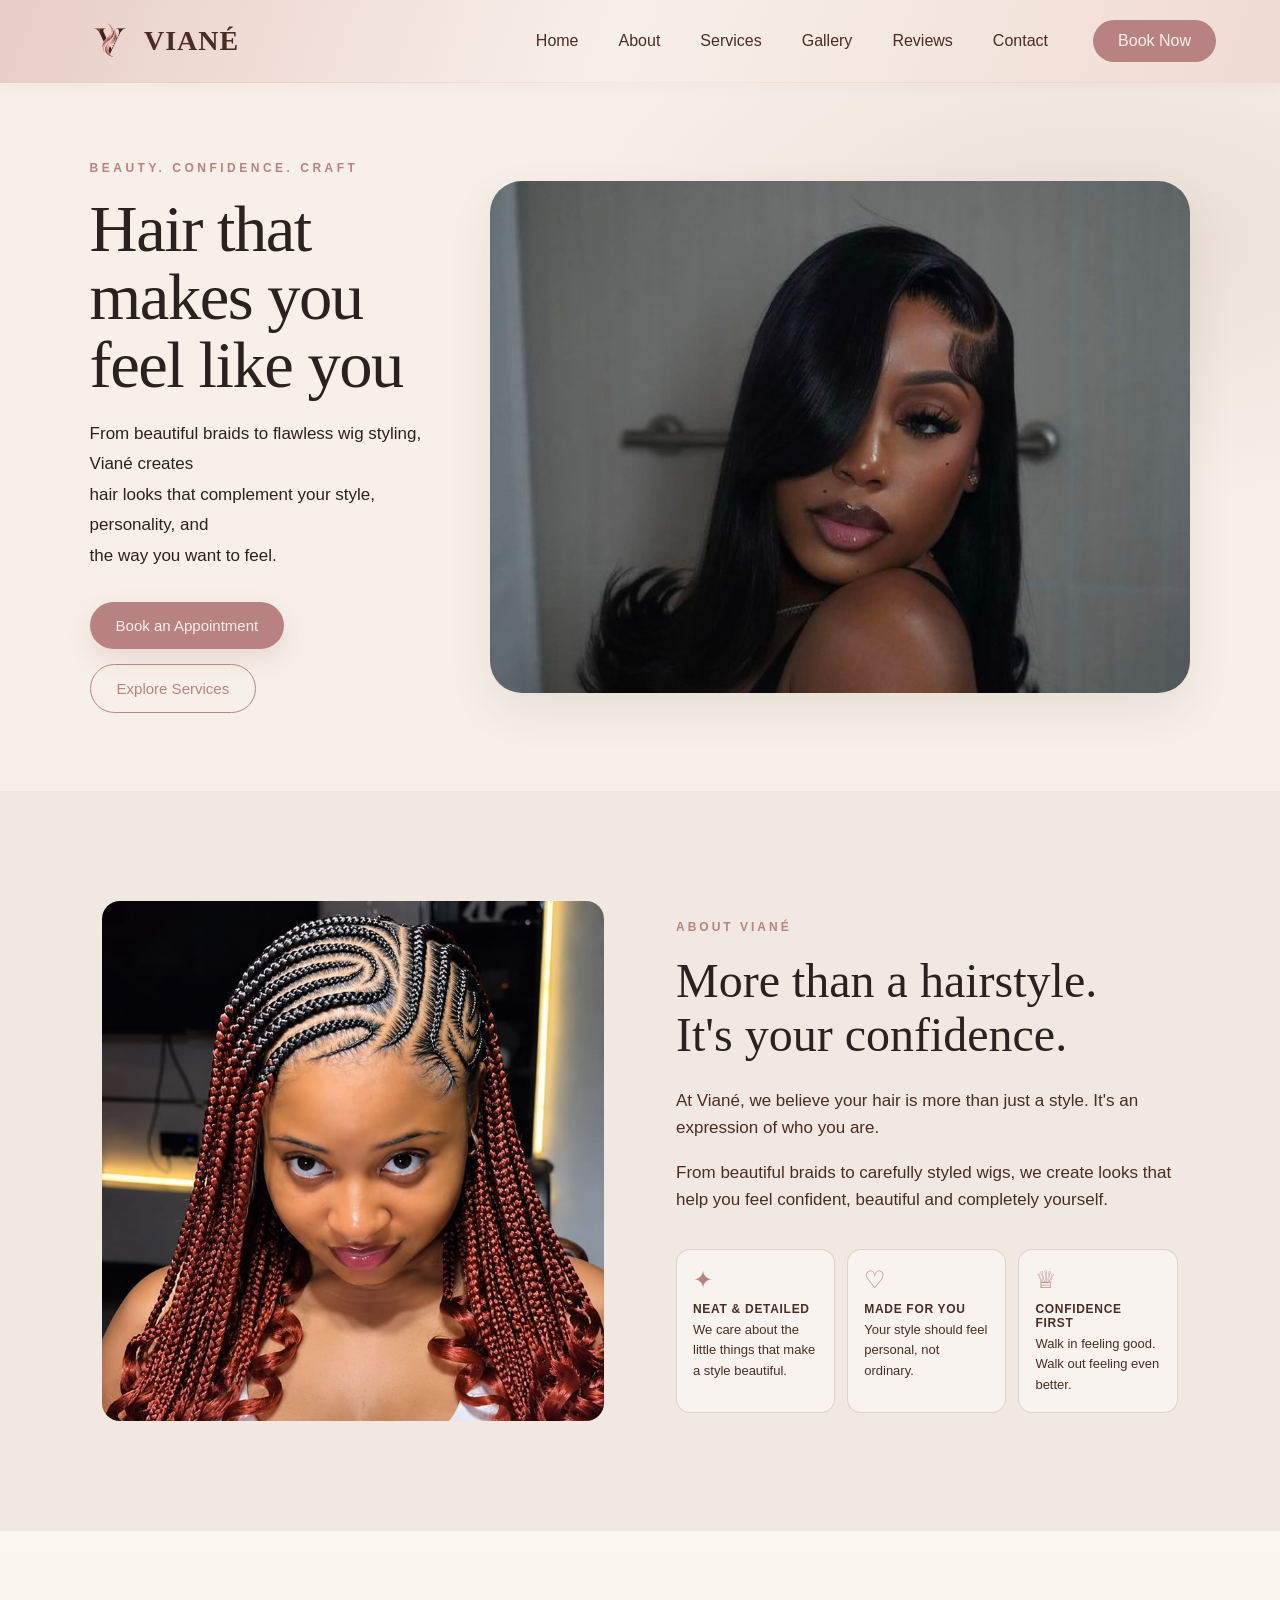
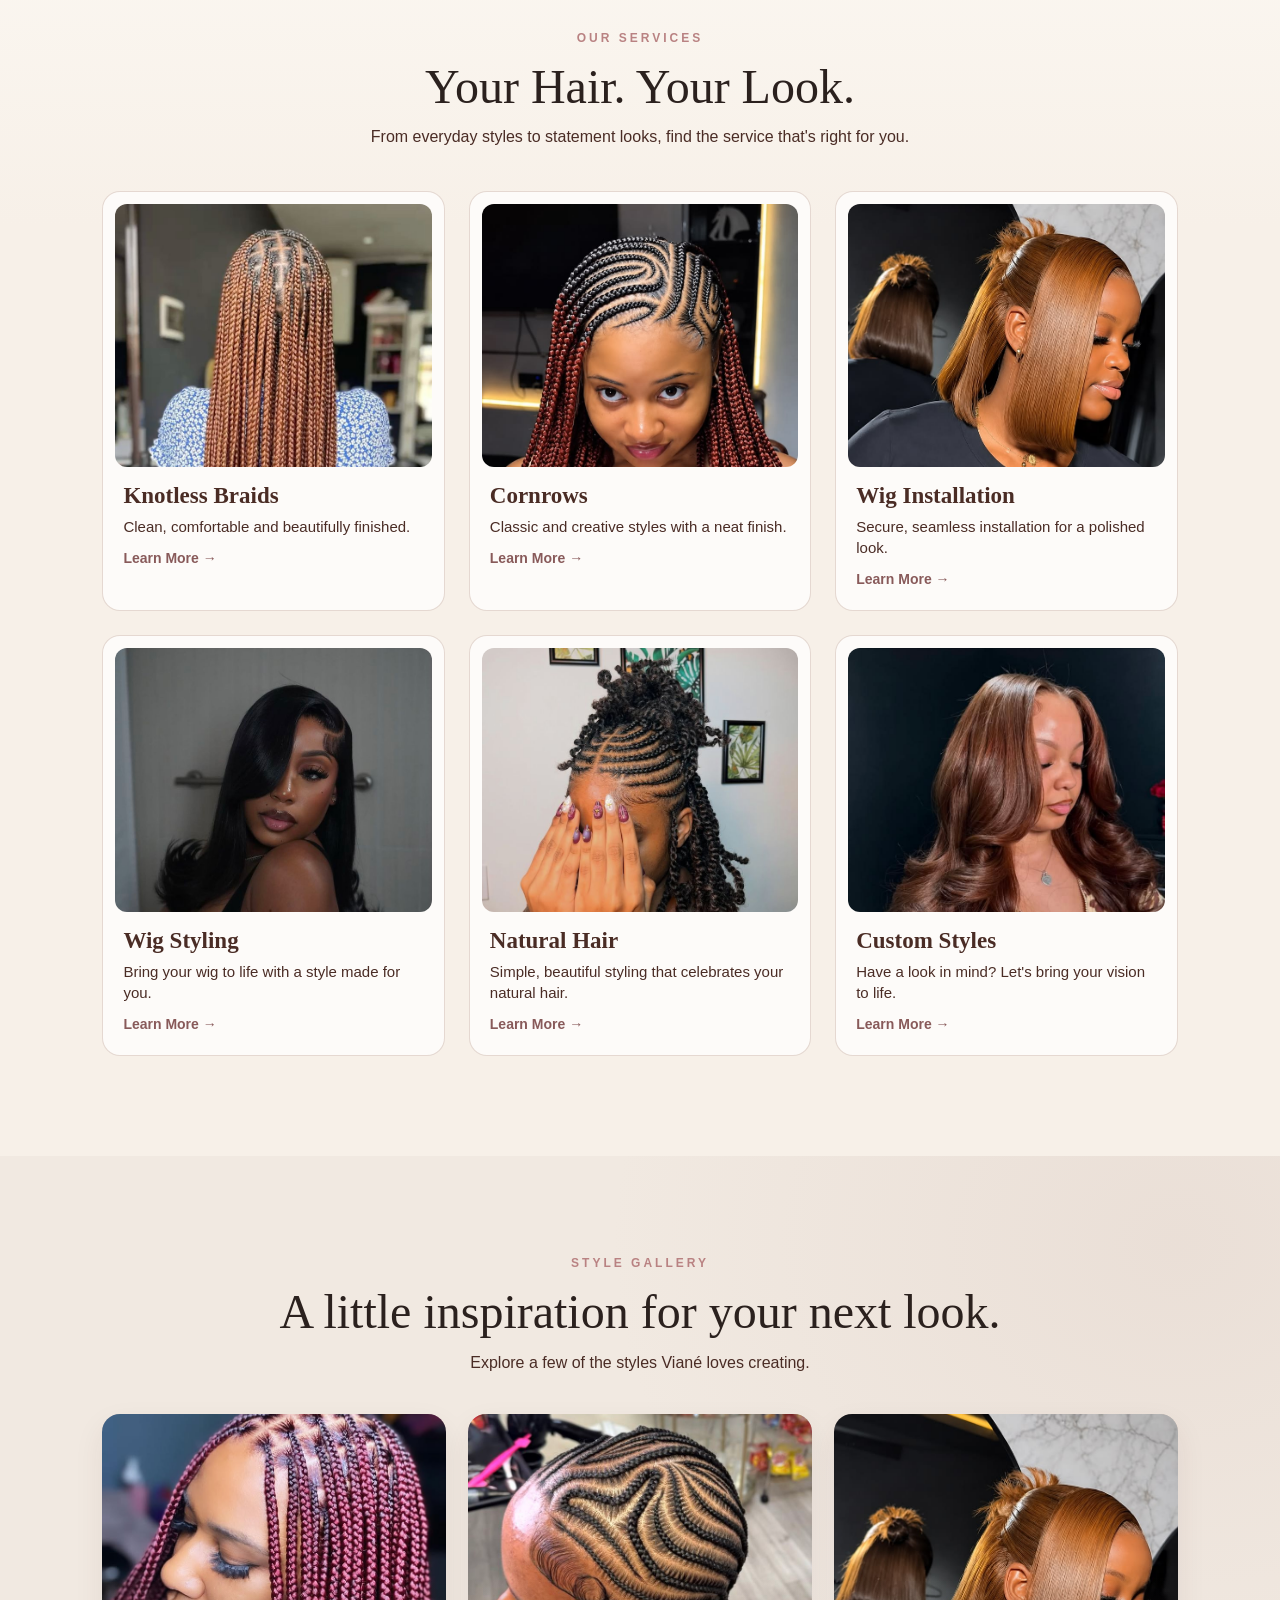
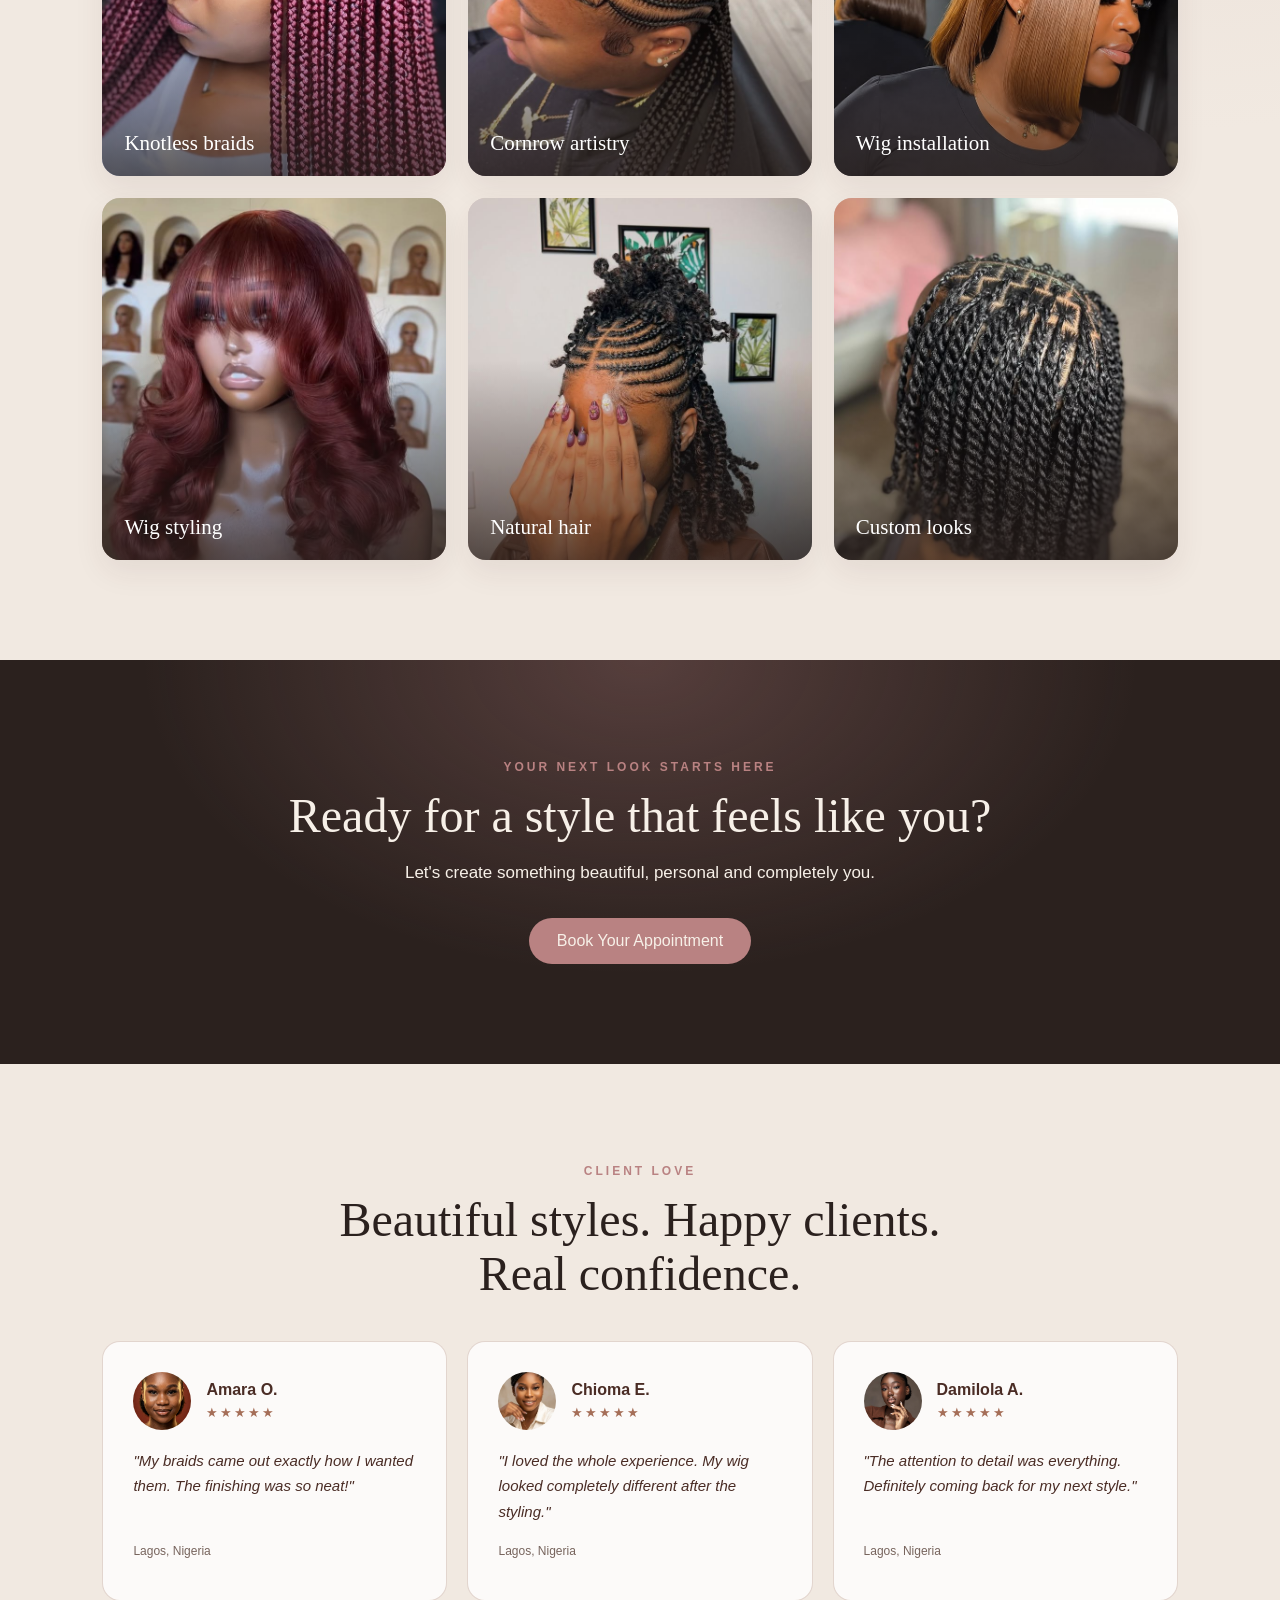
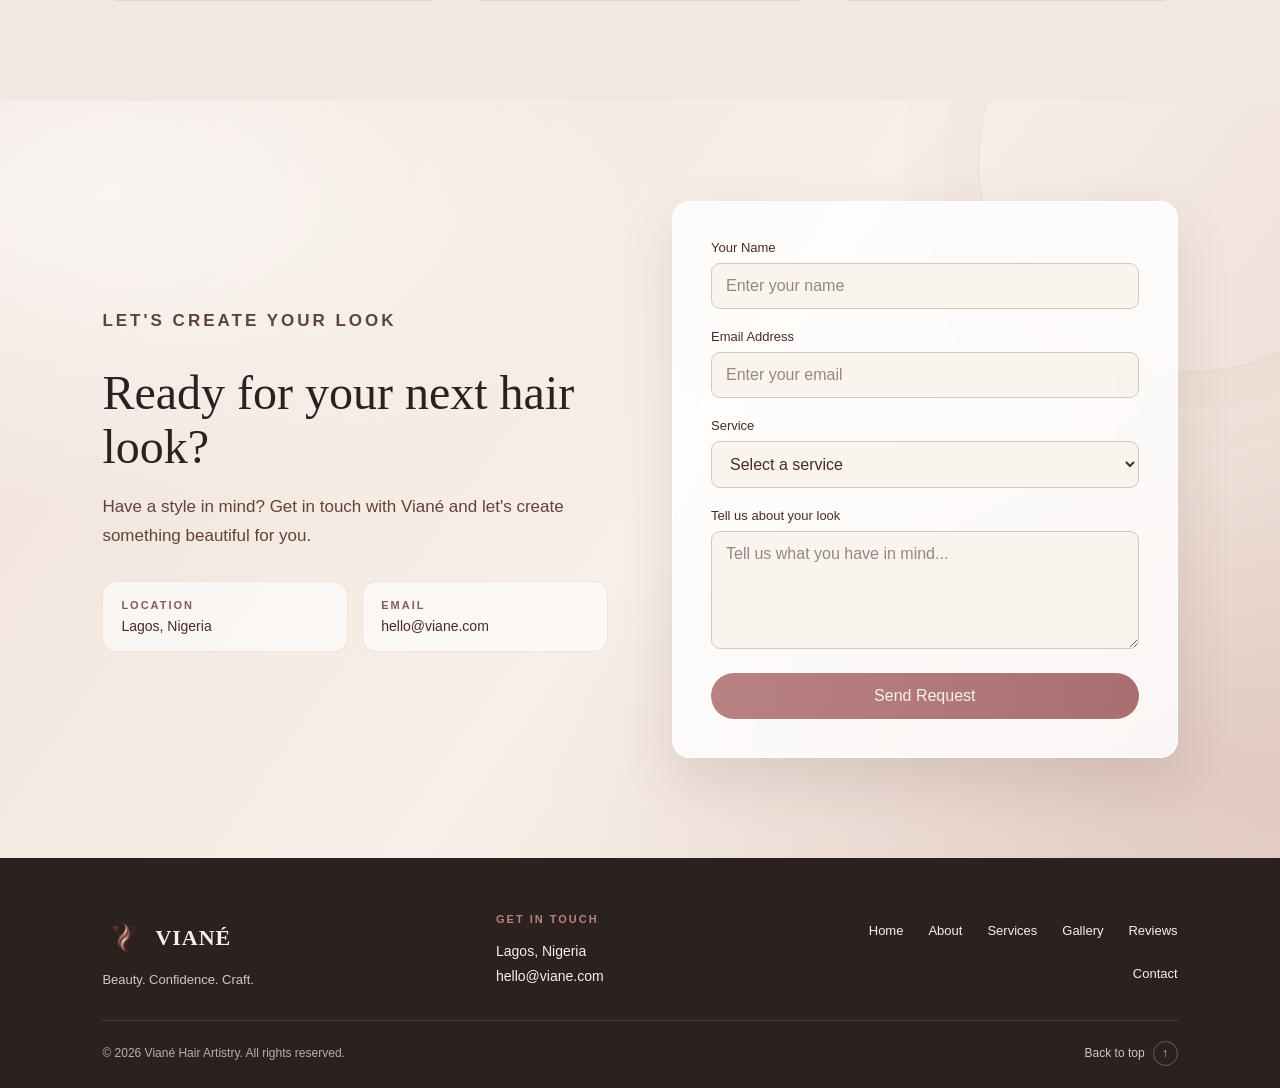
<file: Viane_landing_page/index.html>
<!DOCTYPE html>
<html lang="en">

<head>
    <meta charset="UTF-8">
    <meta name="viewport" content="width=device-width, initial-scale=1.0">

    <title>VIANÉ HAIR ARTISTRY</title>

    <link rel="stylesheet" href="style.css">
    <link rel="icon" href="images/Viane-logo.png" type="image/png">
</head>

<body>

    <!-- ================= HEADER ================= -->

    <header>
        <nav>
            <!--Mobile hamburger button-->
            <button class="menu-toggle" aria-label="Open navigation menu" aria-expanded="false">
                ☰
            </button>
            <a href="#home" class="brand">
                <img src="images/Viane-logo.png" alt="Viané logo">
                <strong id="wordmark">VIANÉ</strong>
            </a>

            <ul class="nav-links">
                <li><a href="#home">Home</a></li>
                <li><a href="#about">About</a></li>
                <li><a href="#services">Services</a></li>
                <li><a href="#gallery">Gallery</a></li>
                <li><a href="#reviews">Reviews</a></li>
                <li><a href="#contact">Contact</a></li>
            </ul>

            <a href="#contact" class="Cta">Book Now</a>

        </nav>
    </header>


    <main>

        <!-- ================= HERO ================= -->

        <section id="home" class="hero">

            <div class="hero-content">

                <p class="eyebrow">
                    BEAUTY. CONFIDENCE. CRAFT
                </p>

                <h1>
                    Hair that makes you feel like you
                </h1>

                <p>
                    From beautiful braids to flawless wig styling, Viané creates
                    <br>
                    hair looks that complement your style, personality, and
                    <br>
                    the way you want to feel.
                </p>

                <div class="hero-buttons">

                    <a href="#contact" class="hero-btn">
                        Book an Appointment
                    </a>

                    <a href="#services" class="hero-btn-secondary">
                        Explore Services
                    </a>

                </div>

            </div>


            <div class="hero-image">

                <img
                    src="images/hero.jpg"
                    alt="Woman with beautifully styled hair"
                >

            </div>

        </section>

        <!-- ================= ABOUT ================= -->

        <section class="about" id="about">

            <div class="about-image">

                <img
                    src="images/about.jpg"
                    alt="Viané hair styling"
                >

            </div>


            <div class="about-content">

                <p class="about-label">
                    ABOUT VIANÉ
                </p>

                <h2>
                    More than a hairstyle.<br>
                    It's your confidence.
                </h2>

                <p>
                    At Viané, we believe your hair is more than just a style.
                    It's an expression of who you are.
                </p>

                <p>
                    From beautiful braids to carefully styled wigs, we create
                    looks that help you feel confident, beautiful and completely
                    yourself.
                </p>


                <div class="about-features">

                    <div class="about-feature">

                        <div class="feature-icon">
                            ✦
                        </div>

                        <div>
                            <h4>NEAT & DETAILED</h4>

                            <p>
                                We care about the little things that make a style beautiful.
                            </p>
                        </div>

                    </div>


                    <div class="about-feature">

                        <div class="feature-icon">
                            ♡
                        </div>

                        <div>
                            <h4>MADE FOR YOU</h4>

                            <p>
                                Your style should feel personal, not ordinary.
                            </p>
                        </div>

                    </div>


                    <div class="about-feature">

                        <div class="feature-icon">
                            ♕
                        </div>

                        <div>
                            <h4>CONFIDENCE FIRST</h4>

                            <p>
                                Walk in feeling good. Walk out feeling even better.
                            </p>
                        </div>

                    </div>

                </div>

            </div>

        </section>


        <!-- ================= SERVICES ================= -->

        <section class="services" id="services">

            <div class="service-heading">

                <p class="service-label">
                    OUR SERVICES
                </p>

                <h2>
                    Your Hair. Your Look.
                </h2>

                <p>
                    From everyday styles to statement looks, find the service
                    that's right for you.
                </p>

            </div>


            <div class="services-container">


                <!-- KNOTLESS -->

                <article class="service-card">

                    <img
                        src="images/medium knotless braids.jpg"
                        alt="Long copper knotless braids"
                    >

                    <div class="service-content">

                        <h3>
                            Knotless Braids
                        </h3>

                        <p>
                            Clean, comfortable and beautifully finished.
                        </p>

                        <a href="#contact">
                            Learn More →
                        </a>

                    </div>

                </article>


                <!-- CORNROWS -->

                <article class="service-card">

                    <img
                        src="images/about.jpg"
                        alt="Cornrows with long red braids"
                    >

                    <div class="service-content">

                        <h3>
                            Cornrows
                        </h3>

                        <p>
                            Classic and creative styles with a neat finish.
                        </p>

                        <a href="#contact">
                            Learn More →
                        </a>

                    </div>

                </article>


                <!-- WIG INSTALLATION -->

                <article class="service-card">

                    <img
                        src="images/wiginstall - Copy.jpg"
                        alt="Sleek bob wig installation"
                    >

                    <div class="service-content">

                        <h3>
                            Wig Installation
                        </h3>

                        <p>
                            Secure, seamless installation for a polished look.
                        </p>

                        <a href="#contact">
                            Learn More →
                        </a>

                    </div>

                </article>


                <!-- WIG STYLING -->

                <article class="service-card">

                    <img
                        src="images/hero.jpg"
                        alt="Long black hair styled with soft waves"
                    >

                    <div class="service-content">

                        <h3>
                            Wig Styling
                        </h3>

                        <p>
                            Bring your wig to life with a style made for you.
                        </p>

                        <a href="#contact">
                            Learn More →
                        </a>

                    </div>

                </article>


                <!-- NATURAL HAIR -->

                <article class="service-card">

                    <img
                        src="images/natural-hair.jpg"
                        alt="Natural hair"
                    >

                    <div class="service-content">

                        <h3>
                            Natural Hair
                        </h3>

                        <p>
                            Simple, beautiful styling that celebrates your natural hair.
                        </p>

                        <a href="#contact">
                            Learn More →
                        </a>

                    </div>

                </article>


                <!-- CUSTOM STYLES -->

                <article class="service-card">

                    <img
                        src="images/@𝐒𝐒𝐀𝐔𝐍𝐓𝐈𝐒𝐓_.jpg"
                        alt="Long voluminous curled hairstyle"
                    >

                    <div class="service-content">

                        <h3>
                            Custom Styles
                        </h3>

                        <p>
                            Have a look in mind? Let's bring your vision to life.
                        </p>

                        <a href="#contact">
                            Learn More →
                        </a>

                    </div>

                </article>

            </div>

        </section>

        <!-- ================= STYLE GALLERY ================= -->

        <section class="portfolio" id="gallery">

            <div class="service-heading">

                <p class="service-label">STYLE GALLERY</p>

                <h2>A little inspiration for your next look.</h2>

                <p>Explore a few of the styles Viané loves creating.</p>

            </div>

            <div class="portfolio-grid">

                <figure class="portfolio-item">
                    <img src="images/knotless.jpg" alt="Long knotless braid style">
                    <figcaption>Knotless braids</figcaption>
                </figure>

                <figure class="portfolio-item">
                    <img src="images/cornrows.jpg" alt="Neatly styled cornrows">
                    <figcaption>Cornrow artistry</figcaption>
                </figure>

                <figure class="portfolio-item">
                    <img src="images/wiginstall.jpg" alt="Finished wig installation">
                    <figcaption>Wig installation</figcaption>
                </figure>

                <figure class="portfolio-item">
                    <img src="images/wigstyling.jpg" alt="Styled wig with a polished finish">
                    <figcaption>Wig styling</figcaption>
                </figure>

                <figure class="portfolio-item">
                    <img src="images/natural-hair.jpg" alt="Natural hair style">
                    <figcaption>Natural hair</figcaption>
                </figure>

                <figure class="portfolio-item">
                    <img src="images/custom-styles.jpg" alt="Custom hairstyle created at Viané">
                    <figcaption>Custom looks</figcaption>
                </figure>

            </div>

        </section>


        <!-- ================= CTA BANNER ================= -->

        <section class="cta-banner">

            <div class="cta-content">

                <p class="cta-label">
                    YOUR NEXT LOOK STARTS HERE
                </p>

                <h2>
                    Ready for a style that feels like you?
                </h2>

                <p>
                    Let's create something beautiful, personal and completely you.
                </p>

                <a href="#contact" class="cta-banner-btn">
                    Book Your Appointment
                </a>

            </div>

        </section>


        <!-- ================= REVIEWS ================= -->

        <section class="reviews" id="reviews">

            <div class="reviews-heading">

                <p class="reviews-label">
                    CLIENT LOVE
                </p>

                <h2>
                    Beautiful styles. Happy clients. Real confidence.
                </h2>

            </div>


            <div class="reviews-container">


                <!-- REVIEW ONE -->

                <article class="review-card">

                    <div class="review-top">

                        <div class="review-avatar">

                            <img
                                src="images/amara.jpg"
                                alt="Client portrait"
                            >

                        </div>

                        <div>

                            <h4>
                                Amara O.
                            </h4>

                            <p
                                class="stars"
                                aria-label="5 out of 5 stars"
                            >
                                ★★★★★
                            </p>

                        </div>

                    </div>

                    <blockquote class="review-text">
                        "My braids came out exactly how I wanted them.
                        The finishing was so neat!"
                    </blockquote>

                    <p class="review-location">
                        Lagos, Nigeria
                    </p>

                </article>


                <!-- REVIEW TWO -->

                <article class="review-card">

                    <div class="review-top">

                        <div class="review-avatar">

                            <img
                                src="images/chioma.jpg"
                                alt="Client portrait"
                            >

                        </div>

                        <div>

                            <h4>
                                Chioma E.
                            </h4>

                            <p
                                class="stars"
                                aria-label="5 out of 5 stars"
                            >
                                ★★★★★
                            </p>

                        </div>

                    </div>

                    <blockquote class="review-text">
                        "I loved the whole experience. My wig looked
                        completely different after the styling."
                    </blockquote>

                    <p class="review-location">
                        Lagos, Nigeria
                    </p>

                </article>


                <!-- REVIEW THREE -->

                <article class="review-card">

                    <div class="review-top">

                        <div class="review-avatar">

                            <img
                                src="images/damiilola.jpg"
                                alt="Client portrait"
                            >

                        </div>

                        <div>

                            <h4>
                                Damilola A.
                            </h4>

                            <p
                                class="stars"
                                aria-label="5 out of 5 stars"
                            >
                                ★★★★★
                            </p>

                        </div>

                    </div>

                    <blockquote class="review-text">
                        "The attention to detail was everything.
                        Definitely coming back for my next style."
                    </blockquote>

                    <p class="review-location">
                        Lagos, Nigeria
                    </p>

                </article>

            </div>

        </section>


        <!-- ================= CONTACT ================= -->

        <section class="contact" id="contact">

            <div class="contact-container">


                <div class="contact-content">

                    <p class="contact-label">
                        LET'S CREATE YOUR LOOK
                    </p>

                    <h2>
                        Ready for your next hair look?
                    </h2>

                    <p>
                        Have a style in mind? Get in touch with Viané
                        and let's create something beautiful for you.
                    </p>


                    <div class="contact-details">

                        <div>
                            <h4>
                                LOCATION
                            </h4>

                            <p>
                                Lagos, Nigeria
                            </p>
                        </div>


                        <div>
                            <h4>
                                EMAIL
                            </h4>

                            <p>
                                hello@viane.com
                            </p>
                        </div>

                    </div>

                </div>


                <!-- Visual contact form -->

                <form class="contact-form" action="#" method="post">

                    <div class="form-group">

                        <label for="name">
                            Your Name
                        </label>

                        <input
                            type="text"
                            id="name"
                            name="name"
                            placeholder="Enter your name"
                            required
                        >
                        <small id="check"></small>

                    </div>


                    <div class="form-group">

                        <label for="email">
                            Email Address
                        </label>

                        <input
                            type="email"
                            id="email"
                            name="email"
                            placeholder="Enter your email"
                            required
                        >

                    </div>


                    <div class="form-group">

                        <label for="service">
                            Service
                        </label>

                        <select id="service" name="service">

                            <option value="">
                                Select a service
                            </option>

                            <option value="knotless">
                                Knotless Braids
                            </option>

                            <option value="cornrows">
                                Cornrows
                            </option>

                            <option value="wig-installation">
                                Wig Installation
                            </option>

                            <option value="wig-styling">
                                Wig Styling
                            </option>

                            <option value="natural-hair">
                                Natural Hair
                            </option>

                            <option value="custom-styles">
                                Custom Styles
                            </option>

                        </select>

                    </div>


                    <div class="form-group">

                        <label for="message">
                            Tell us about your look
                        </label>

                        <textarea
                            id="message"
                            name="message"
                            rows="5"
                            placeholder="Tell us what you have in mind..."
                        ></textarea>

                    </div>


                    <button type="submit" class="contact-btn">
                        Send Request
                    </button>

                </form>

            </div>

        </section>

    </main>


    <!-- ================= FOOTER ================= -->

    <footer class="site-footer">

        <div class="footer-container">


            <div class="footer-brand">

                <a href="#home">
                    <img
                        src="images/Viane-logo.png"
                        alt="Viané logo"
                    >

                    <strong>
                        VIANÉ
                    </strong>
                </a>

                <p>
                    Beauty. Confidence. Craft.
                </p>

            </div>

            <div class="footer-contact">

                <h2>GET IN TOUCH</h2>

                <p>Lagos, Nigeria</p>

                <a href="mailto:hello@viane.com">hello@viane.com</a>

            </div>


            <nav
                class="footer-navigation"
                aria-label="Footer navigation"
            >

                <ul>

                    <li>
                        <a href="#home">
                            Home
                        </a>
                    </li>

                    <li>
                        <a href="#about">
                            About
                        </a>
                    </li>

                    <li>
                        <a href="#services">
                            Services
                        </a>
                    </li>

                    <li>
                        <a href="#gallery">
                            Gallery
                        </a>
                    </li>

                    <li>
                        <a href="#reviews">
                            Reviews
                        </a>
                    </li>

                    <li>
                        <a href="#contact">
                            Contact
                        </a>
                    </li>

                </ul>

            </nav>

        </div>

        <div class="footer-bottom">
            <p class="copyright">
                © 2026 Viané Hair Artistry. All rights reserved.
            </p>
            <a class="footer-back-to-top" href="#home">
                Back to top <span aria-hidden="true">↑</span>
            </a>
        </div>

    </footer>

</body>
<script>
    const menuToggle = document.querySelector('.menu-toggle');
    const navLinks = document.querySelector('.nav-links');

    menuToggle.addEventListener('click', () => {
        navLinks.classList.toggle('active');

        const isOpen = navLinks.classList.contains('active');

        menuToggle.setAttribute('aria-expanded', isOpen);
        menuToggle.setAttribute(
            'aria-label',
            isOpen ? 'Close navigation menu' : 'Open navigation menu'
        );

        menuToggle.textContent = isOpen ? '✕' : '☰';
    });

    // Close the menu after a navigation link is clicked
    navLinks.querySelectorAll('a').forEach(link => {
        link.addEventListener('click', () => {
            navLinks.classList.remove('active');
            menuToggle.setAttribute('aria-expanded', 'false');
            menuToggle.setAttribute('aria-label', 'Open navigation menu');
            menuToggle.textContent = '☰';
        });
    });

    const form = document.querySelector("form");
    const small = document.querySelector("#check");
    form.addEventListener("submit", function (event) {
        event.preventDefault();
        const data = Object.fromEntries(new FormData(form));
        console.log(data);
        console.log(data.name);
        console.log(data.email);


        if (data.name.length < 4) {
            console.log("name is too short");
            small.textContent = "name is too short";
            small.style.color = "red";
            // small.style.fontSize = "2px";
        } else {
             console.log("name is good");
               small.textContent = "name is good";
            small.style.color = "green";
                        // small.style.fontSize = "2px"
        }
        if (!data.message) {
            console.log("message is unavailable");

        } else if(data.message.length > 3) {
             console.log("please enter more");
        }
        else {
             console.log("please enter new message");
        }
        // const data2 =new FormData(form);
        // console.log(data2);
    })

    const color = "blue";
    switch (color) {
        case "red":
            console.log("color is red");

            
            break;
        case "blue":
         console.log("color is blue");
        
            break;
        default:
            break;
    }

    const details = ["morning","afternoon" , "night"];
    const fruits = ["banana","orange" , "apple"];
    console.log(details);
    const length = details.length;
    console.log(length);
    details[1] = "day";
    details[3] = "midnight";
    console.log(details);
    details.pop();
    console.log(details);
    const joined = details.concat(fruits);
    console.log(joined);
    const contains = details.includes('morning');
    console.log(contains);
    details.push('care');
    console.log(details);
    details.splice(1 , 1);
    console.log(details);
</script>
</html>
</file>
<file: Viane_landing_page/style.css>
/* =========================================================
   VIANÉ HAIR ARTISTRY
   Main stylesheet
   ========================================================= */


/* ================= ROOT VARIABLES ================= */

:root {

    --primary-color: #2B211E;
    --secondary-color: #B98282;
    --background-color: #F7F0E8;
    --text: #4A2C25;
    --white: #FFFFFF;

    --light-section: #F1E9E1;
    --card-background: #F9EFE4;
    --border-color: #D8C5BC;
    --shadow-soft: 0 18px 45px rgba(74, 44, 37, 0.09);
    --radius-card: 18px;

}


/* ================= GENERAL ================= */

* {
    box-sizing: border-box;
}

html {
    scroll-behavior: smooth;
}

body {

    margin: 0;

    background-color: var(--background-color);

    color: var(--text);

    font-family: "Segoe UI", Arial, Helvetica, sans-serif;

    overflow-x: hidden;
}

h1,
h2,
h3,
.brand strong,
.footer-brand strong {
    font-family: Georgia, "Times New Roman", serif;
}

img {
    max-width: 100%;
}

a {
    transition:
        color 0.3s ease,
        background-color 0.3s ease,
        border-color 0.3s ease,
        transform 0.3s ease;
}

button,
input,
textarea,
select {
    font: inherit;
}

a:focus-visible,
button:focus-visible,
input:focus-visible,
textarea:focus-visible,
select:focus-visible {
    outline: 3px solid rgba(185, 130, 130, 0.55);
    outline-offset: 3px;
}


/* ================= HEADER ================= */

header {

    background: linear-gradient(
        110deg,
        rgba(232, 204, 198, 0.98) 0%,
        rgba(247, 240, 232, 0.98) 48%,
        rgba(239, 218, 210, 0.98) 100%
    );

    position: sticky;

    top: 0;

    z-index: 1000;

    border-bottom: 1px solid transparent;

    backdrop-filter: blur(8px);

    box-shadow: 0 4px 16px rgba(74, 44, 37, 0.035);
}

header::after {
    position: absolute;
    right: 5%;
    bottom: -1px;
    left: 5%;
    height: 1px;
    background: linear-gradient(
        90deg,
        transparent,
        rgba(185, 130, 130, 0.14) 18%,
        rgba(216, 197, 188, 0.22) 50%,
        rgba(185, 130, 130, 0.14) 82%,
        transparent
    );
    content: "";
    pointer-events: none;
}
.menu-toggle {
    display: block;
    border: none;
    background: transparent;
    color: var(--text);
    font-size: 28px;
    cursor: pointer;
    padding: 5px;
}

nav {

    display: flex;

    align-items: center;

    justify-content: space-between;

    max-width: 1500px;
    margin: 0 auto;
    padding: 15px 5%;

    gap: 30px;
}

.brand {

    display: flex;

    flex: 1.5;

    margin-left: 20px;

    align-items: center;

    gap: 8px;

    text-decoration: none;
}

.brand img {

    width: 52px;

    height: auto;

    display: block;
}

#wordmark {

    color: var(--text);

    font-size: 28px;

    letter-spacing: 1px;
}

.nav-links {

    display: flex;

    flex: 2;

    justify-content: center;

    margin: 0;

    padding: 0;

    gap: 40px;

    list-style: none;
}

.nav-links a {

    text-decoration: none;

    color: var(--text);

    font-size: 16px;

    position: relative;
}

/* Small line underneath navigation links */

.nav-links a::after {

    content: "";

    position: absolute;

    left: 0;

    bottom: -6px;

    width: 0;

    height: 1.5px;

    background-color: var(--secondary-color);

    transition: width 0.3s ease;
}

.nav-links a:hover::after {
    width: 100%;
}

.nav-links a:hover {
    color: var(--secondary-color);
}

.Cta {

    padding: 12px 25px;

    border-radius: 999px;

    background-color: var(--secondary-color);

    font-size: 16px;

    color: var(--background-color);

    text-decoration: none;

    white-space: nowrap;
}

.Cta:hover {

    background-color: var(--primary-color);

    transform: translateY(-2px);
}



/* ================= HERO ================= */

.hero {

    display: flex;

    min-height: 72vh;

    align-items: center;

    justify-content: space-between;

    gap: 50px;

    padding: 78px 7%;
    background:
        radial-gradient(ellipse at 86% 22%, rgba(216, 197, 188, 0.42), transparent 34%),
        var(--background-color);
}

.hero-content {

    flex: 1;

    max-width: 570px;

    animation: fadeUp 0.9s ease both;
}

.eyebrow {

    color: var(--secondary-color);

    font-size: 12px;

    font-weight: bold;

    letter-spacing: 3.5px;

    margin: 0 0 20px;
}

.hero h1 {

    color: var(--primary-color);

    font-size: clamp(48px, 5.2vw, 72px);

    line-height: 1.02;

    margin: 0 0 20px;

    font-weight: 500;
    letter-spacing: -1.5px;
}

.hero-content > p:not(.eyebrow) {

    color: var(--primary-color);

    font-size: 17px;

    line-height: 1.8;

    margin-bottom: 30px;
}

.hero-buttons {

    display: flex;

    gap: 15px;

    font-size: 15px;

    flex-wrap: wrap;
}

.hero-btn {

    padding: 15px 26px;

    background-color: var(--secondary-color);

    color: var(--background-color);

    text-decoration: none;

    border-radius: 999px;
    box-shadow: 0 10px 22px rgba(185, 130, 130, 0.22);
}

.hero-btn:hover {

    background-color: var(--primary-color);

    transform: translateY(-3px);
}

.hero-btn-secondary {

    background-color: transparent;

    text-decoration: none;

    color: var(--secondary-color);

    border: 1.5px solid var(--secondary-color);

    padding: 15px 26px;

    border-radius: 999px;
}

.hero-btn-secondary:hover {

    background-color: var(--secondary-color);

    color: var(--background-color);

    transform: translateY(-3px);
}

.hero-image {

    display: flex;

    flex: 2;

    justify-content: center;

    animation: fadeIn 1s ease both;
    min-width: 0;
}

.hero-image img {

    display: block;

    width: 100%;

    max-width: 760px;

    height: clamp(350px, 40vw, 520px);

    object-fit: cover;

    border-radius: 32px;

    box-shadow: var(--shadow-soft);

    transition: transform 0.5s ease;
}

.hero-image img:hover {
    transform: scale(1.015);
}

/* ================= ABOUT ================= */

.about {

    display: flex;

    align-items: center;

    gap: 72px;

    padding: 110px 8%;

    background-color: var(--light-section);
}

.about-image {

    flex: 1;

    animation: fadeLeft 0.9s ease both;
}

.about-content {

    flex: 1;

    animation: fadeRight 0.9s ease both;
}

.about-image img {

    width: 100%;

    height: 520px;

    border-radius: var(--radius-card);

    object-fit: cover;

    object-position: center 12%;

    display: block;
}

.about-label {

    color: var(--secondary-color);

    font-size: 12px;

    letter-spacing: 3px;

    font-weight: 600;

    margin-bottom: 20px;
}

.about-content h2 {

    color: var(--primary-color);

    font-size: clamp(38px, 4vw, 52px);

    line-height: 1.08;

    margin: 0 0 25px;
}

.about-content p:not(.about-label) {

    font-size: 17px;

    line-height: 1.6;

    margin-bottom: 18px;

    max-width: 520px;
}

.about-features {

    display: flex;

    gap: 12px;

    margin-top: 35px;
}

.about-feature {

    flex: 1;

    display: flex;

    flex-direction: column;

    gap: 8px;

    padding: 16px;

    border: 1px solid rgba(216, 197, 188, 0.75);

    border-radius: 14px;

    background-color: rgba(255, 255, 255, 0.48);
}

.about-feature:first-child {

    border-left: 1px solid rgba(216, 197, 188, 0.75);
}

.feature-icon {

    color: var(--secondary-color);

    font-size: 24px;

    flex-shrink: 0;
}

.about-feature h4 {

    color: var(--text);

    font-size: 12px;

    letter-spacing: 0.7px;

    margin: 0 0 4px;
}

.about-feature p {

    font-size: 13px !important;

    line-height: 1.6 !important;

    margin: 0 !important;
}


/* ================= SERVICES ================= */

.services {

    padding: 100px 8%;

    background:
        linear-gradient(180deg, #FBF7F1 0%, var(--background-color) 24%);
}

.service-heading {

    margin-bottom: 20px;

    text-align: center;
}

.service-label {

    color: var(--secondary-color);

    font-size: 12px;

    letter-spacing: 3px;

    font-weight: 600;

    margin: 0 0 15px;
}

.service-heading h2 {

    color: var(--primary-color);

    font-size: clamp(34px, 4vw, 46px);

    font-weight: 500;

    margin: 5px 0 6px;
}

.service-heading > p:last-child {

    color: var(--text);

    font-size: 16px;

    line-height: 1.7;

    max-width: 560px;

    margin: 10px auto 5px;
}

.services-container {

    display: grid;

    grid-template-columns: repeat(3, 1fr);

    gap: 24px;

    margin-top: 40px;
}

.service-card {

    display: flex;

    flex-direction: column;

    align-items: stretch;

    gap: 16px;

    padding: 12px 12px 22px;

    min-height: 0;

    border: 1px solid rgba(216, 197, 188, 0.65);

    border-radius: var(--radius-card);

    background-color: rgba(255, 255, 255, 0.72);

    transition:
        transform 0.35s ease,
        box-shadow 0.35s ease;
    overflow: hidden;
}

.service-card:hover {

    transform: translateY(-7px);

    box-shadow: var(--shadow-soft);
}

.service-card:focus-within {

    box-shadow: var(--shadow-soft);

    transform: translateY(-4px);
}

.service-card img {

    width: 100%;

    height: auto;

    aspect-ratio: 1.2;

    object-fit: cover;

    border-radius: 12px;

    flex-shrink: 0;

    transition: transform 0.4s ease;
}

.service-card:nth-child(1) img,
.service-card:nth-child(2) img,
.service-card:last-child img {

    object-position: center top;
}

.service-card:hover img {
    transform: scale(1.02);
}

.service-content {

    flex: 1;

    width: 100%;

    padding: 0 8px;
}

.service-content h3 {

    color: var(--text);

    font-size: 23px;

    margin: 0 0 7px;
}

.service-content p {

    color: var(--text);

    font-size: 15px;

    line-height: 1.4;

    margin: 0 0 12px;
}

.service-content a {

    color: #885a5a;

    font-size: 14px;

    font-weight: 600;

    text-decoration: none;
    display: inline-flex;
    align-items: center;
    gap: 5px;
}

.service-content a:hover {

    color: var(--primary-color);

    gap: 9px;
}

/* ================= STYLE GALLERY ================= */

.portfolio {

    padding: 100px 8%;

    background:
        radial-gradient(ellipse at 92% 8%, rgba(216, 197, 188, 0.28), transparent 34%),
        var(--light-section);
}

.portfolio .service-heading {

    margin-bottom: 38px;
}

.portfolio-grid {

    display: grid;

    grid-template-columns: repeat(3, minmax(0, 1fr));

    gap: 22px;

    max-width: 1400px;

    margin: 0 auto;
}

.portfolio-item {

    position: relative;

    overflow: hidden;

    aspect-ratio: 0.95;

    margin: 0;

    border-radius: var(--radius-card);

    background-color: var(--border-color);

    box-shadow: 0 12px 30px rgba(74, 44, 37, 0.08);
}

.portfolio-item::after {

    position: absolute;

    inset: 45% 0 0;

    background: linear-gradient(transparent, rgba(43, 33, 30, 0.72));

    content: "";

    pointer-events: none;
}

.portfolio-item img {

    display: block;

    width: 100%;

    height: 100%;

    object-fit: cover;

    transition: transform 0.55s ease;
}

.portfolio-item:hover img {

    transform: scale(1.055);
}

.portfolio-item figcaption {

    position: absolute;

    z-index: 1;

    right: 22px;

    bottom: 20px;

    left: 22px;

    color: var(--white);

    font-family: Georgia, "Times New Roman", serif;

    font-size: 21px;
}


/* ================= CTA BANNER ================= */

.cta-banner {

    padding: 100px 8%;

    background:
        radial-gradient(ellipse at 50% 0%, rgba(185, 130, 130, 0.3), transparent 55%),
        var(--primary-color);

    text-align: center;

    color: var(--background-color);
}

.cta-content {

    max-width: 750px;

    margin: auto;

    animation: fadeUp 0.8s ease both;
}

.cta-label {

    color: var(--secondary-color);

    font-size: 14px;

    font-weight: 600;

    letter-spacing: 3px;

    margin: 0 0 15px;
}

.cta-banner h2 {

    font-size: clamp(34px, 4vw, 48px);

    line-height: 1.2;

    font-weight: 400;

    margin: 0 0 15px;
}

.cta-banner p:not(.cta-label) {

    font-size: 17px;

    line-height: 1.7;

    margin-bottom: 30px;
}

.cta-banner-btn {

    display: inline-block;

    padding: 14px 28px;

    border-radius: 999px;

    background-color: var(--secondary-color);

    color: var(--background-color);

    text-decoration: none;
}

.cta-banner-btn:hover {

    background-color: var(--background-color);

    color: var(--primary-color);

    transform: translateY(-3px);
}


/* ================= REVIEWS ================= */

.reviews {

    padding: 100px 8%;

    background-color: var(--light-section);
}

.reviews-heading {

    margin-bottom: 20px;

    text-align: center;
}

.reviews-label {

    color: var(--secondary-color);

    font-size: 12px;

    letter-spacing: 3px;

    font-weight: 600;

    margin: 0 0 15px;
}

.reviews-heading h2 {

    color: var(--primary-color);

    font-size: clamp(32px, 3.5vw, 42px);

    font-weight: 400;

    margin: 5px auto;

    max-width: 700px;

    line-height: 1.3;
}

.reviews-container {

    display: grid;

    grid-template-columns: repeat(3, 1fr);

    gap: 28px 20px;

    margin-top: 40px;
}

.review-card {

    display: flex;

    flex-direction: column;

    padding: 30px;

    min-height: 250px;

    border: 1px solid rgba(216, 197, 188, 0.7);

    border-radius: var(--radius-card);

    background-color: rgba(255, 255, 255, 0.78);

    transition:
        transform 0.35s ease,
        box-shadow 0.35s ease;
}

.review-card:hover {

    transform: translateY(-6px);

    box-shadow: var(--shadow-soft);
}

.review-top {

    display: flex;

    align-items: center;

    gap: 15px;

    margin-bottom: 18px;
}

.review-avatar img {

    width: 58px;

    height: 58px;

    border-radius: 50%;

    object-fit: cover;

    display: block;
}

.review-top h4 {

    margin: 0 0 6px;

    color: var(--text);

    font-size: 16px;
}

.stars {

    color: #A56E58;

    font-size: 13px;

    letter-spacing: 2px;

    margin: 0;
}

.review-text {

    color: var(--text);

    font-size: 15px;

    line-height: 1.7;

    margin: 0 0 20px;

    font-style: italic;
}

.review-location {

    color: #77645D;

    font-size: 12px;

    margin-top: auto;
}


/* ================= CONTACT ================= */

.contact {

    padding: 100px 8%;

    position: relative;

    isolation: isolate;

    overflow: hidden;

    background:
        radial-gradient(ellipse at 8% 12%, rgba(255, 255, 255, 0.62), transparent 34%),
        radial-gradient(ellipse at 92% 88%, rgba(185, 130, 130, 0.2), transparent 38%),
        linear-gradient(125deg, #F0E2DA 0%, #F7F0E8 52%, #EAD8D1 100%);
}

.contact::before {

    position: absolute;

    z-index: -1;

    top: -150px;

    right: -120px;

    width: 420px;

    height: 420px;

    border: 1px solid rgba(185, 130, 130, 0.16);

    border-radius: 50%;

    content: "";

    box-shadow:
        0 0 0 35px rgba(185, 130, 130, 0.035),
        0 0 0 75px rgba(185, 130, 130, 0.025);
}

.contact-container {

    display: grid;

    grid-template-columns: 1fr 1fr;

    gap: 64px;

    align-items: center;

    max-width: 1200px;

    margin: 0 auto;

    position: relative;
}

.contact-content {

    animation: fadeLeft 0.8s ease both;
}

.contact-label {

    color: #885A5A;

    font-size: 12px;

    letter-spacing: 3px;

    font-weight: 600;

    margin: 0 0 15px;
}

.contact-content h2 {

    color: var(--primary-color);

    font-size: clamp(36px, 4vw, 48px);

    line-height: 1.15;

    font-weight: 400;

    margin: 0 0 20px;
}

.contact-content > p {

    color: var(--text);

    font-size: 17px;

    line-height: 1.7;

    max-width: 500px;

    margin-bottom: 30px;

    color: #61433C;
}

.contact-details {

    display: flex;

    gap: 14px;

    margin-top: 30px;
}

.contact-details > div {

    flex: 1;

    padding: 17px 18px;

    border: 1px solid rgba(185, 130, 130, 0.18);

    border-radius: 14px;

    background-color: rgba(255, 255, 255, 0.58);
}

.contact-details h4 {

    color: #885A5A;

    font-size: 11px;

    letter-spacing: 2px;

    margin: 0 0 7px;
}

.contact-details p {

    color: var(--text);

    font-size: 14px;

    margin: 0;

    overflow-wrap: anywhere;
}


/* ================= CONTACT FORM ================= */

.contact-form {

    padding: 38px;

    background: rgba(255, 255, 255, 0.82);

    border: 1px solid rgba(255, 255, 255, 0.85);

    border-radius: var(--radius-card);

    box-shadow: 0 22px 55px rgba(74, 44, 37, 0.12);

    backdrop-filter: blur(10px);

    animation: fadeRight 0.8s ease both;
}

.form-group {

    margin-bottom: 20px;
}

.form-group label {

    display: block;

    color: var(--text);

    font-size: 13px;

    margin-bottom: 8px;
}

.form-group input,
.form-group select,
.form-group textarea {

    width: 100%;

    padding: 13px 14px;

    border: 1px solid var(--border-color);

    border-radius: 9px;

    background-color: rgba(247, 240, 232, 0.68);

    color: var(--text);

    outline: none;

    transition:
        border-color 0.3s ease,
        box-shadow 0.3s ease;

    resize: vertical;
}

.form-group input:focus,
.form-group select:focus,
.form-group textarea:focus {

    border-color: var(--secondary-color);

    box-shadow: 0 0 0 3px rgba(185, 130, 130, 0.15);
}

.form-group input::placeholder,
.form-group textarea::placeholder {

    color: #9A8580;
}

.contact-btn {

    width: 100%;

    padding: 14px;

    border: none;

    border-radius: 999px;

    background: linear-gradient(100deg, #B98282, #A96F70);

    color: var(--background-color);

    cursor: pointer;

    transition:
        background-color 0.3s ease,
        transform 0.3s ease;
}

.contact-btn:hover {

    background-color: var(--primary-color);

    transform: translateY(-2px);
}

.about-content h2,
.service-heading h2,
.reviews-heading h2,
.cta-banner h2,
.contact-content h2 {

    font-size: clamp(32px, 3.8vw, 48px);

    line-height: 1.12;

    font-weight: 500;
}

.about-label,
.service-label,
.reviews-label,
.cta-label,
.contact-label {

    font-size: 12px;

    letter-spacing: 3px;

    font-weight: 600;
}


/* ================= FOOTER ================= */

.site-footer {

    padding: 55px 8% 22px;

    background-color: var(--primary-color);

    color: var(--background-color);
}

.footer-container {

    display: grid;

    grid-template-columns: 1.2fr 1fr 1.2fr;

    justify-content: space-between;

    align-items: center;

    gap: 48px;

    padding-bottom: 30px;

    border-bottom: 1px solid rgba(247, 240, 232, 0.15);

    max-width: 1400px;

    margin: 0 auto;
}

.footer-brand > a {

    display: flex;

    align-items: center;

    gap: 8px;

    text-decoration: none;
}

.footer-brand img {

    width: 45px;

    height: auto;
}

.footer-brand strong {

    color: var(--background-color);

    font-size: 22px;

    letter-spacing: 1px;
}

.footer-brand p {

    color: #D8C5BC;

    font-size: 13px;

    margin: 12px 0 0;
}

.footer-navigation {

    max-width: none;

    margin: 0;

    padding: 0;
}

.footer-contact h2 {

    color: var(--secondary-color);

    font-family: "Segoe UI", Arial, Helvetica, sans-serif;

    font-size: 11px;

    font-weight: 600;

    letter-spacing: 2px;

    margin: 0 0 14px;
}

.footer-contact a {

    display: block;

    width: fit-content;

    color: #F7F0E8;

    font-size: 14px;

    line-height: 1.8;

    text-decoration: none;
}

.footer-contact p {

    color: #F7F0E8;

    font-size: 14px;

    line-height: 1.8;

    margin: 0;
}

.footer-contact a:hover {

    color: #E5BDB8;
}

.footer-navigation ul {

    display: flex;

    justify-content: flex-end;

    flex-wrap: wrap;

    gap: 25px;

    list-style: none;

    margin: 0;

    padding: 0;
}

.footer-navigation a {

    color: var(--background-color);

    text-decoration: none;

    font-size: 13px;
}

.footer-navigation a:hover {

    color: var(--secondary-color);
}

.copyright {

    color: #BDAEA8;

    font-size: 12px;

    margin: 0;
}

.footer-bottom {

    display: flex;

    align-items: center;

    justify-content: space-between;

    gap: 20px;

    max-width: 1400px;

    margin: 20px auto 0;
}

.footer-back-to-top {

    display: inline-flex;

    align-items: center;

    gap: 8px;

    color: #D8C5BC;

    font-size: 12px;

    text-decoration: none;
}

.footer-back-to-top span {

    display: grid;

    width: 25px;

    height: 25px;

    place-items: center;

    border: 1px solid rgba(216, 197, 188, 0.35);

    border-radius: 50%;

    transition:
        color 0.3s ease,
        background-color 0.3s ease,
        border-color 0.3s ease,
        transform 0.3s ease;
}

.footer-back-to-top:hover {

    color: #FFFFFF;
}

.footer-back-to-top:hover span {

    transform: translateY(-2px);

    border-color: var(--secondary-color);

    background-color: var(--secondary-color);
}


/* ================= ANIMATIONS ================= */

@keyframes fadeUp {

    from {

        opacity: 0;

        transform: translateY(25px);
    }

    to {

        opacity: 1;

        transform: translateY(0);
    }
}

@keyframes fadeIn {

    from {

        opacity: 0;
    }

    to {

        opacity: 1;
    }
}

@keyframes fadeLeft {

    from {

        opacity: 0;

        transform: translateX(-30px);
    }

    to {

        opacity: 1;

        transform: translateX(0);
    }
}

@keyframes fadeRight {

    from {

        opacity: 0;

        transform: translateX(30px);
    }

    to {

        opacity: 1;

        transform: translateX(0);
    }
}
.menu-toggle {
    display: none;
}


/* ================= TABLET ================= */

@media (max-width: 1000px) {

    nav {
        gap: 20px;
    }

    .brand {
        margin-left: 0;
    }

    .nav-links {
        gap: 20px;
    }

    .nav-links a {
        font-size: 14px;
    }

    .Cta {
        padding: 9px 17px;
        font-size: 14px;
    }

    .hero {
        gap: 30px;
    }

    .hero h1 {
        font-size: 48px;
    }

    .hero-content > p:not(.eyebrow) {
        font-size: 16px;
    }

    .about {
        gap: 45px;
        padding: 75px 6%;
    }

    .about-content h2 {
        font-size: 38px;
    }

    .about-content p:not(.about-label) {
        font-size: 16px;
    }

    .about-features {
        flex-direction: column;
        gap: 20px;
    }

    .about-feature {
        border: 1px solid rgba(216, 197, 188, 0.75);
        padding: 16px;
    }

    .services,
    .reviews,
    .contact {
        padding-left: 6%;
        padding-right: 6%;
    }

    .services-container {
        grid-template-columns: repeat(2, 1fr);
    }

    .portfolio-grid {
        grid-template-columns: repeat(2, minmax(0, 1fr));
    }

    .reviews-container {
        grid-template-columns: repeat(2, 1fr);
    }

    .contact-container {
        gap: 45px;
    }

    .contact-content h2 {
        font-size: 38px;
    }

}


/* ================= MOBILE ================= */

@media (max-width: 700px) {

    /* HEADER */

    header {
        position: relative;
    }
    .menu-toggle {
    display: block;
    border: none;
    background: transparent;
    color: var(--text);
    font-size: 28px;
    cursor: pointer;
    padding: 5px;
}

   nav {
    display: flex;
    flex-wrap: wrap;
    justify-content: space-between;
    align-items: center;
    padding: 15px 5%;
}

.brand {
    flex: initial;
    margin: 0;
    width: auto;
    justify-content: flex-start;
}

.brand img {
    width: 42px;
}

#wordmark {
    font-size: 24px;
}

.nav-links {
    display: none;
    order: 3;
    flex: 0 0 100%;
    width: 100%;
    flex-direction: column;
    align-items: center;
    gap: 20px;
    margin-top: 20px;
    padding: 20px 0;
    border-top: 1px solid var(--border-color);
}

.nav-links.active {
    display: flex;
}

    .nav-links a {
        font-size: 13px;
    }

.Cta {
    display: inline-flex;
    align-items: center;
    justify-content: center;
    padding: 10px 16px;
    font-size: 13px;
}


    /* HERO */

    .hero {

        flex-direction: column;

        align-items: stretch;

        padding: 55px 6%;

        gap: 40px;

        text-align: center;
    }

    .hero-content {
        max-width: none;
    }

    .eyebrow {
        font-size: 11px;
        letter-spacing: 2px;
    }

    .hero h1 {
        font-size: 42px;
    }

    .hero-content > p:not(.eyebrow) {
        font-size: 15px;
    }

    .hero-content > p br {
        display: none;
    }

    .hero-buttons {
        justify-content: center;
    }

    .hero-btn,
    .hero-btn-secondary {
        padding: 12px 18px;

        font-size: 14px;
    }
    .hero-image {
        order: -1;
    }
    .hero-image img {
        height: auto;
        aspect-ratio: 1.2;
        border-radius: 26px;
    }


    /* ABOUT */

    .about {

        flex-direction: column;

        gap: 45px;

        padding: 70px 6%;

        align-items: stretch;
    }

    .about-image img {
        height: 400px;
    }

    .about-label {
        font-size: 12px;

        letter-spacing: 2px;
    }

    .about-content h2 {
        font-size: 36px;
    }

    .about-content p:not(.about-label) {
        font-size: 16px;
    }

    .about-features {
        gap: 25px;
    }

    .about-feature h4 {
        font-size: 14px;
    }

    .about-feature p {
        font-size: 14px !important;
    }


    /* SERVICES */

    .services {

        padding: 65px 6%;
    }

    .service-label {
        font-size: 12px;

        letter-spacing: 2px;
    }

    .service-heading h2 {
        font-size: 30px;
    }

    .service-heading > p:last-child {
        font-size: 15px;

        line-height: 1.6;
    }

    .services-container {

        grid-template-columns: 1fr;

        gap: 20px;

        margin-top: 30px;
    }

    .service-card img {

        width: 100%;

        height: 260px;
    }

    .service-content {
        width: 100%;
    }

    .service-content h3 {
        font-size: 19px;
    }

    .service-content p {
        font-size: 15px;
    }


    /* CTA */

    .cta-banner {

        padding: 70px 6%;
    }

    .cta-banner h2 {
        font-size: 32px;
    }

    .cta-banner p:not(.cta-label) {
        font-size: 15px;
    }


    /* REVIEWS */

    .reviews {

        padding: 70px 6%;
    }

    .reviews-label {
        font-size: 12px;

        letter-spacing: 2px;
    }

    .reviews-heading h2 {
        font-size: 27px;
    }

    .reviews-container {

        grid-template-columns: 1fr;

        gap: 20px;

        margin-top: 30px;
    }

    .review-card {
        min-height: auto;

        padding: 25px;
    }


    /* CONTACT */

    .contact {

        padding: 70px 6%;
    }

    .contact-container {

        grid-template-columns: 1fr;

        gap: 45px;
    }

    .contact-content h2 {
        font-size: 36px;
    }

    .contact-content > p {
        font-size: 15px;
    }

    .contact-details {

        flex-direction: column;

        gap: 20px;
    }

    .contact-form {
        padding: 25px;
    }


    /* FOOTER */

    .site-footer {

        padding: 40px 6% 20px;
    }

    .footer-container {

        grid-template-columns: 1fr;

        align-items: center;

        text-align: center;
    }

    .footer-contact a {

        width: auto;
    }

    .footer-navigation ul {

        flex-wrap: wrap;

        justify-content: center;

        gap: 15px 20px;
    }

    .footer-bottom {

        flex-direction: column;

        text-align: center;
    }

    .portfolio {
        padding: 70px 6%;
    }

    .portfolio-grid {
        gap: 16px;
    }

    .portfolio-item figcaption {
        right: 14px;
        bottom: 14px;
        left: 14px;
        font-size: 17px;
    }

    .about-content h2,
    .service-heading h2,
    .reviews-heading h2,
    .cta-banner h2,
    .contact-content h2 {
        font-size: 32px;
    }

    .about-label,
    .service-label,
    .reviews-label,
    .cta-label,
    .contact-label {
        font-size: 12px;
        letter-spacing: 2px;
    }

}


/* ================= SMALL MOBILE ================= */

@media (max-width: 480px) {

    .Cta {
        display: inline-flex;
        padding: 9px 13px;
        font-size: 12px;
    }

    .nav-links {
        gap: 12px 15px;
    }

    .hero {
        padding-top: 45px;
    }

    .hero h1 {
        font-size: 36px;
    }

    .hero-buttons {

        flex-direction: column;

        align-items: stretch;
    }

    .hero-btn,
    .hero-btn-secondary {
        text-align: center;
    }

    .hero-image img {
        height: auto;
        aspect-ratio: 1.05;
        border-radius: 22px;
    }

    .about-content h2 {
        font-size: 31px;
    }

    .about-image img {
        height: 340px;
    }

    .cta-banner h2 {
        font-size: 29px;
    }

    .contact-content h2 {
        font-size: 32px;
    }

    .portfolio-grid {
        gap: 12px;
    }

    .portfolio-item {
        border-radius: 12px;
    }

    .portfolio-item figcaption {
        right: 10px;
        bottom: 10px;
        left: 10px;
        font-size: 15px;
    }

    .about-content h2,
    .service-heading h2,
    .reviews-heading h2,
    .cta-banner h2,
    .contact-content h2 {
        font-size: 30px;
    }

}


/* ================= REDUCED MOTION ================= */

@media (prefers-reduced-motion: reduce) {

    html {
        scroll-behavior: auto;
    }

    *,
    *::before,
    *::after {

        animation-duration: 0.01ms !important;

        animation-iteration-count: 1 !important;

        transition-duration: 0.01ms !important;

        scroll-behavior: auto !important;
    }

}
</file>
